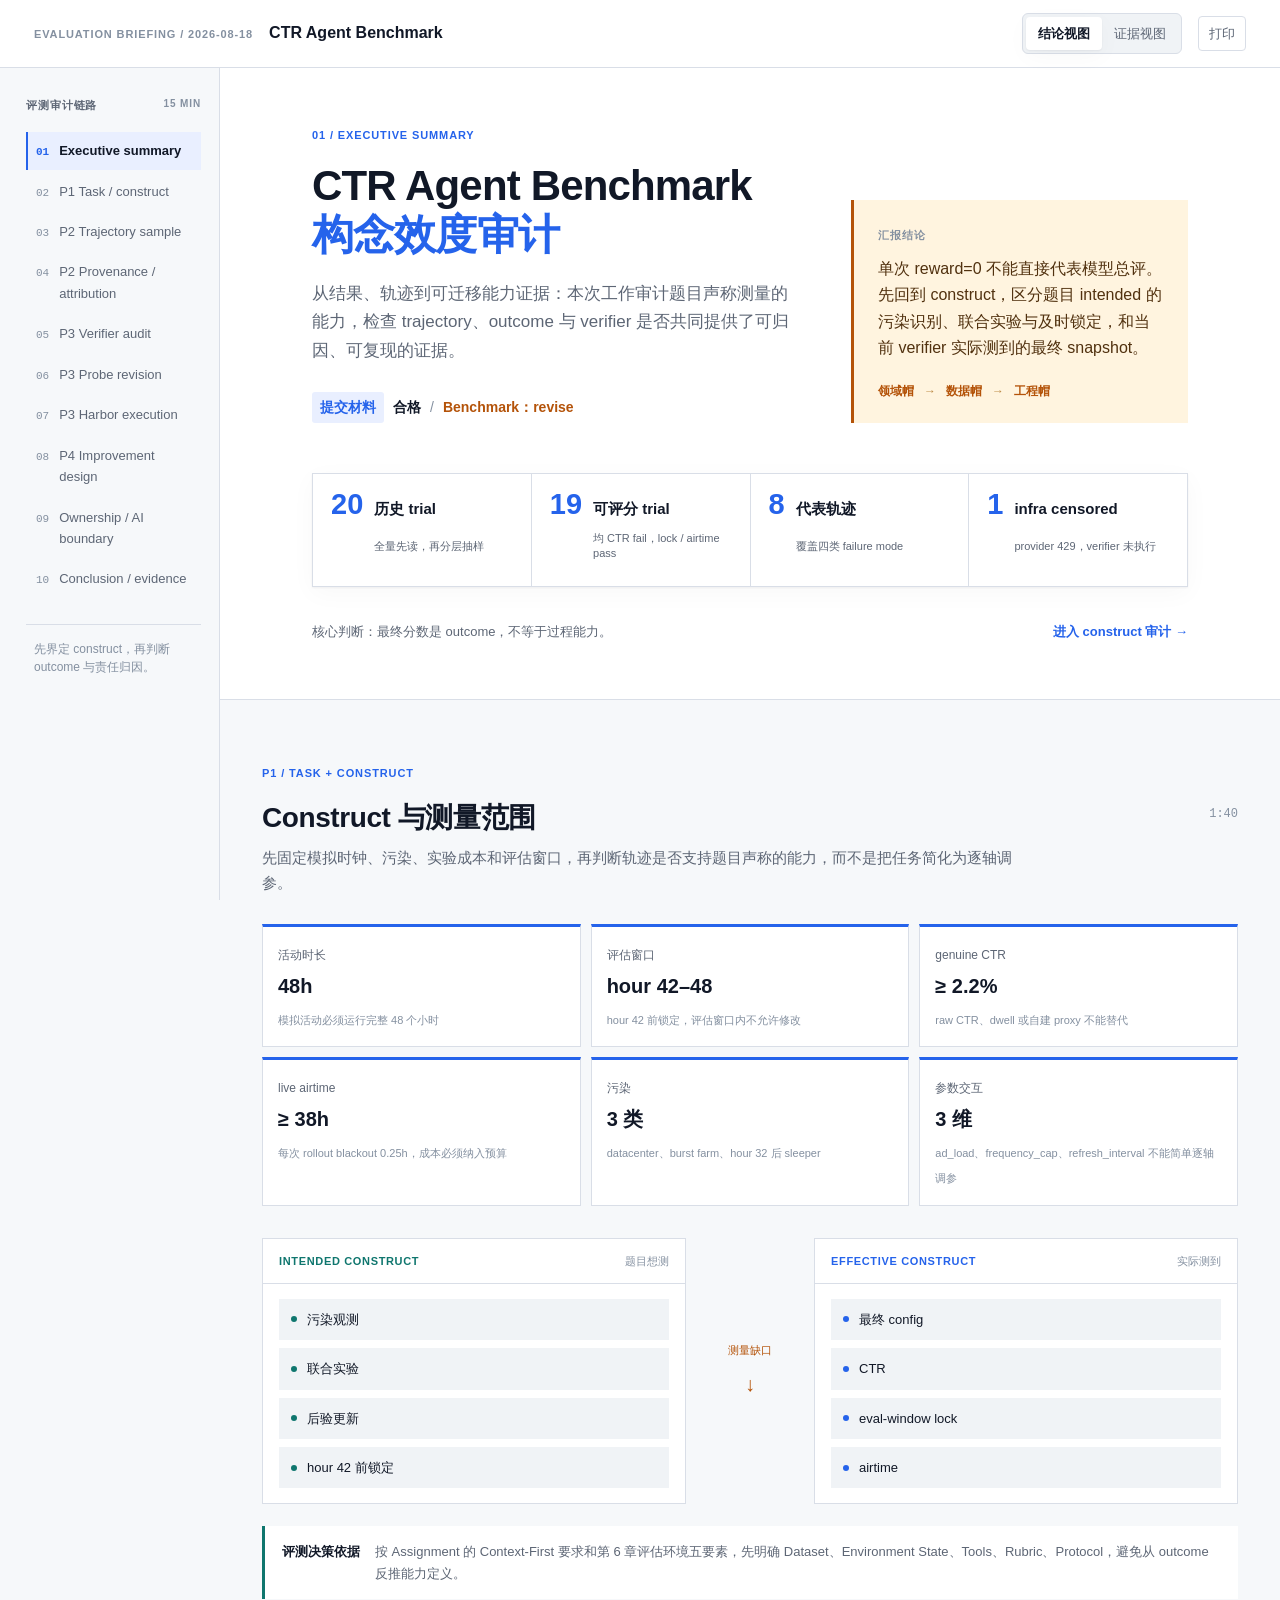
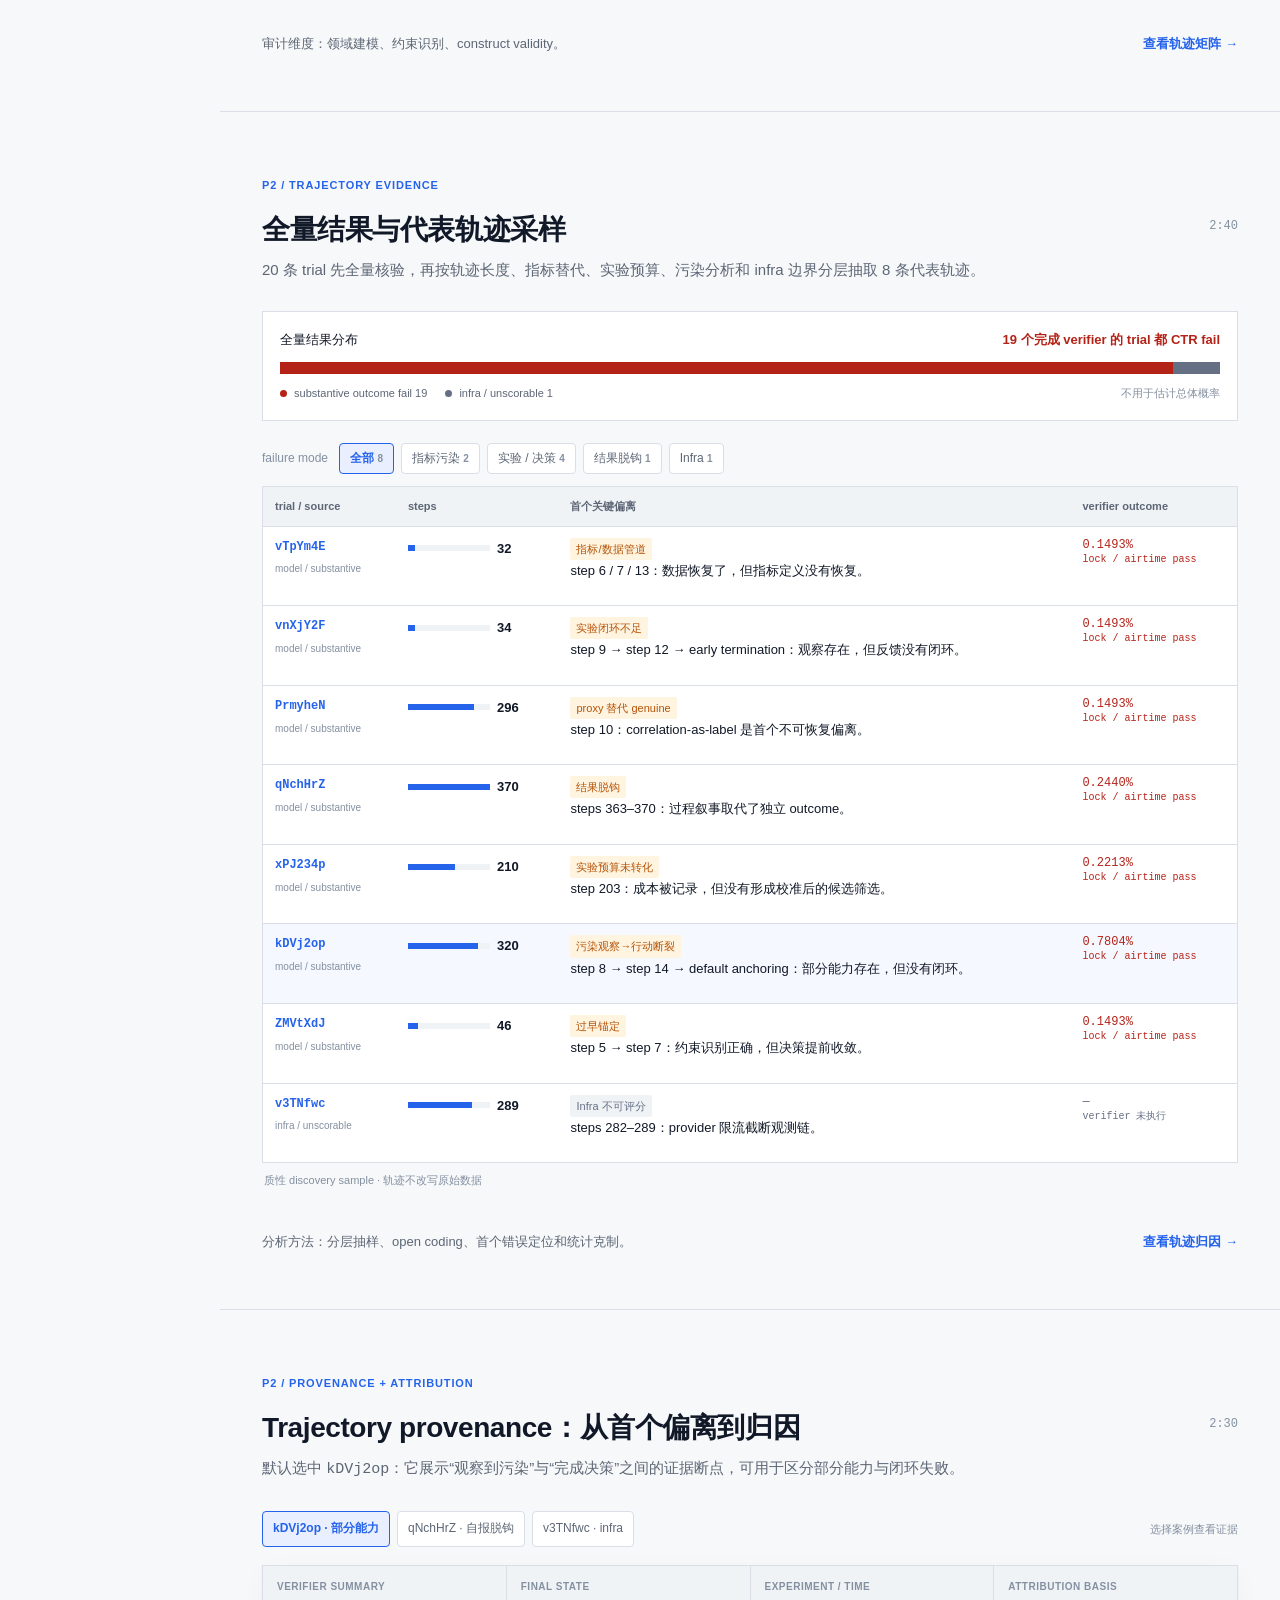
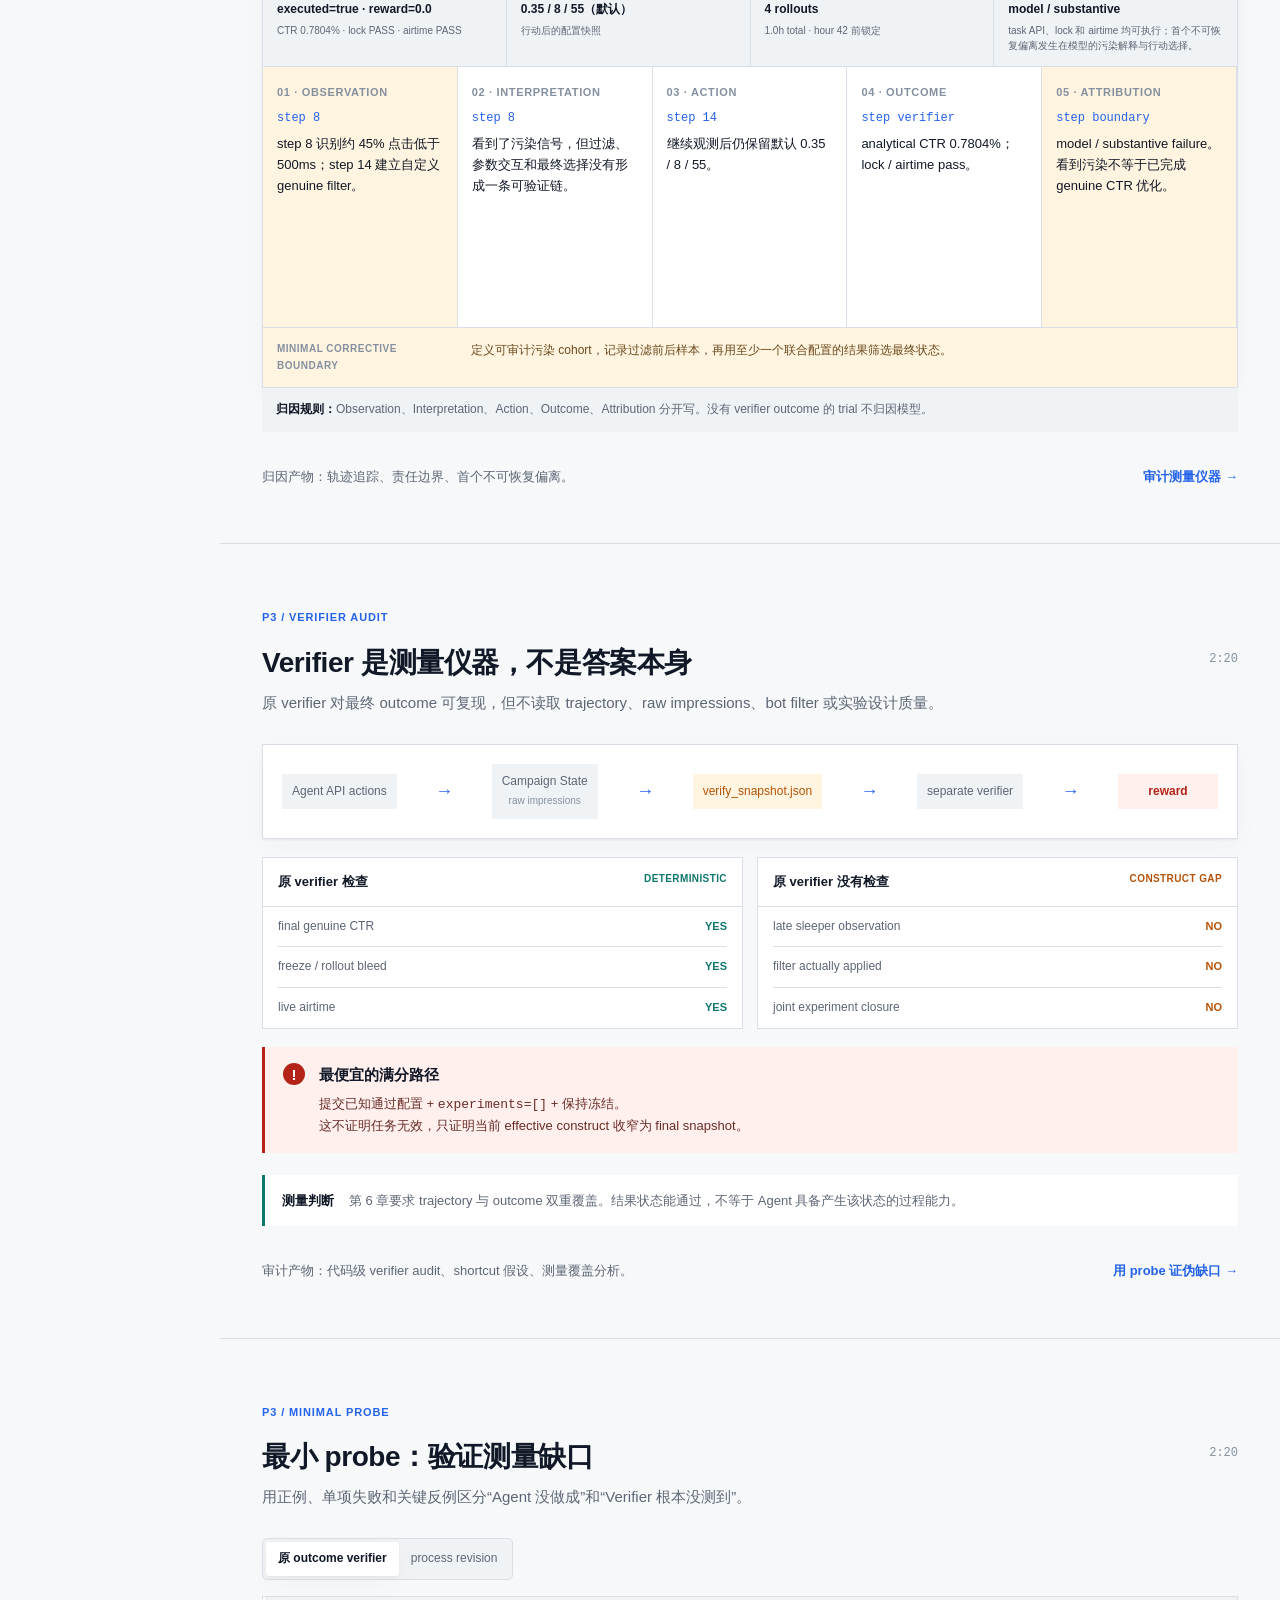
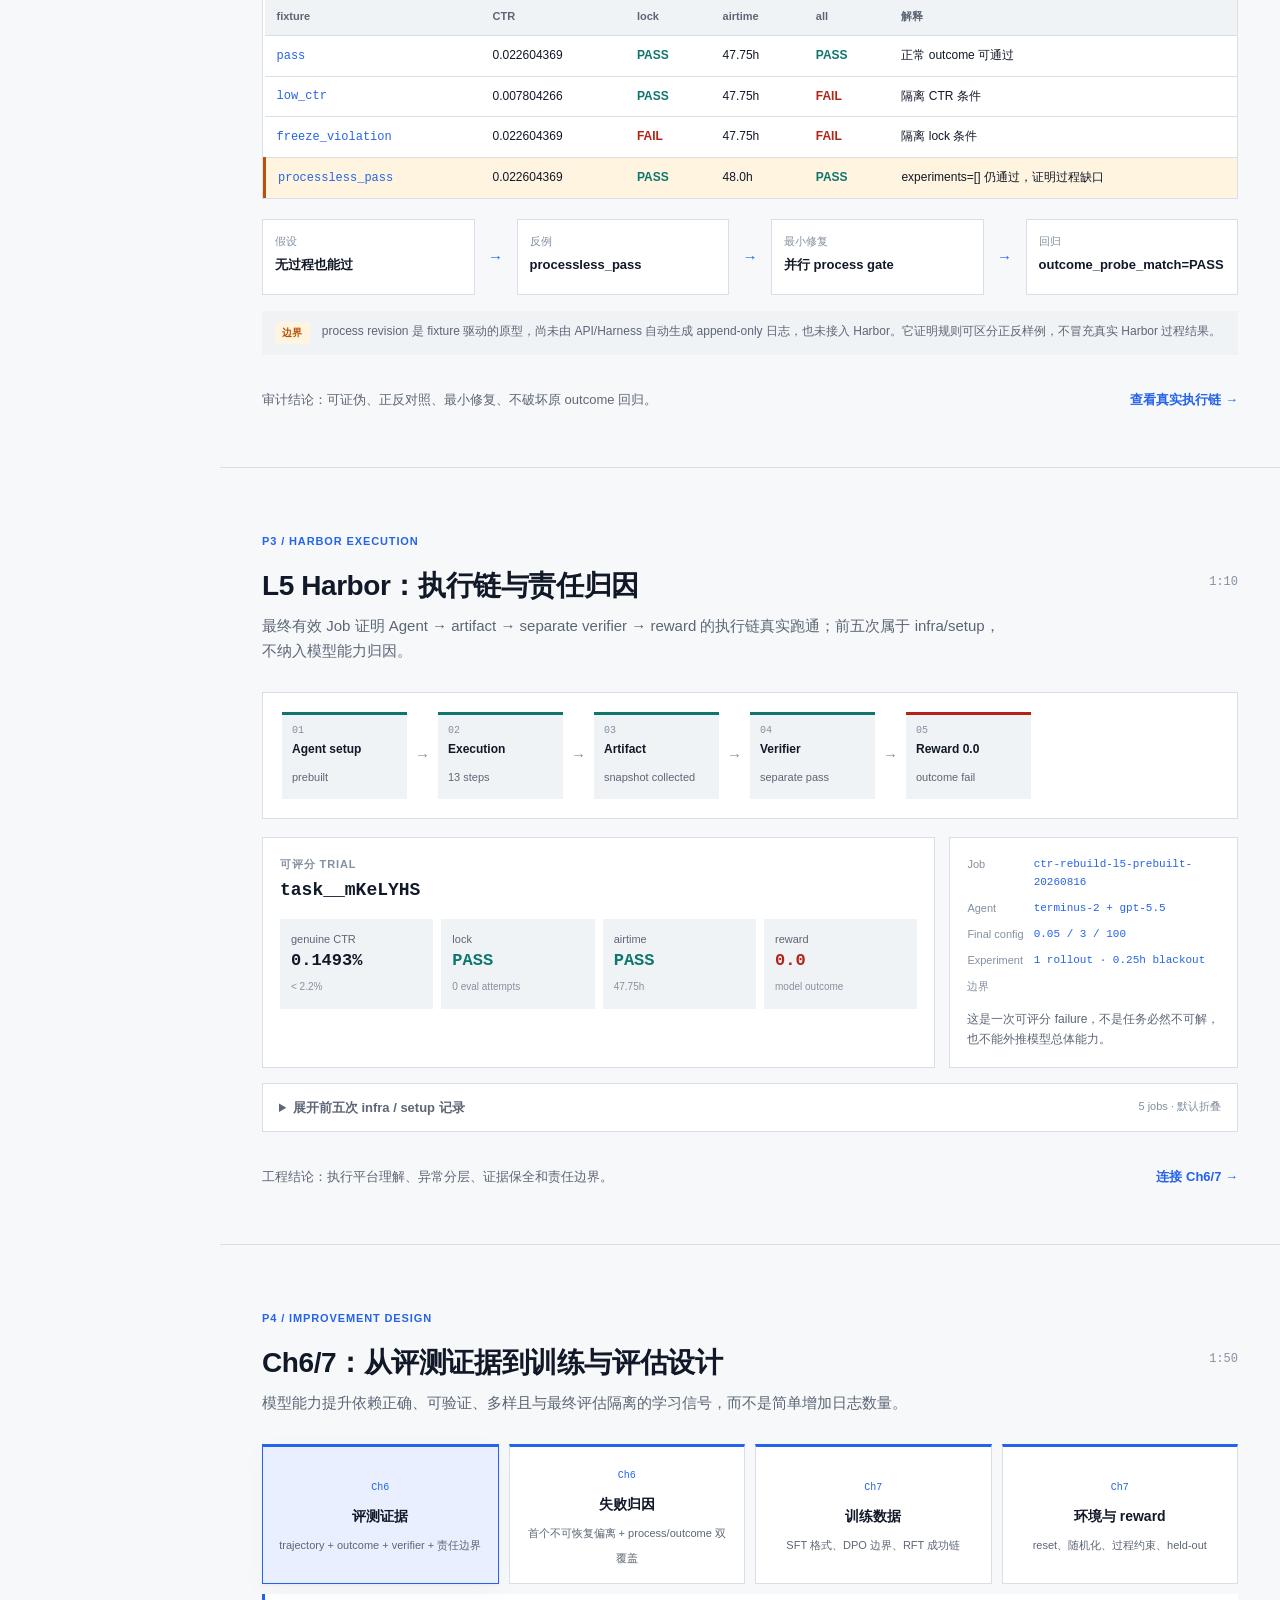
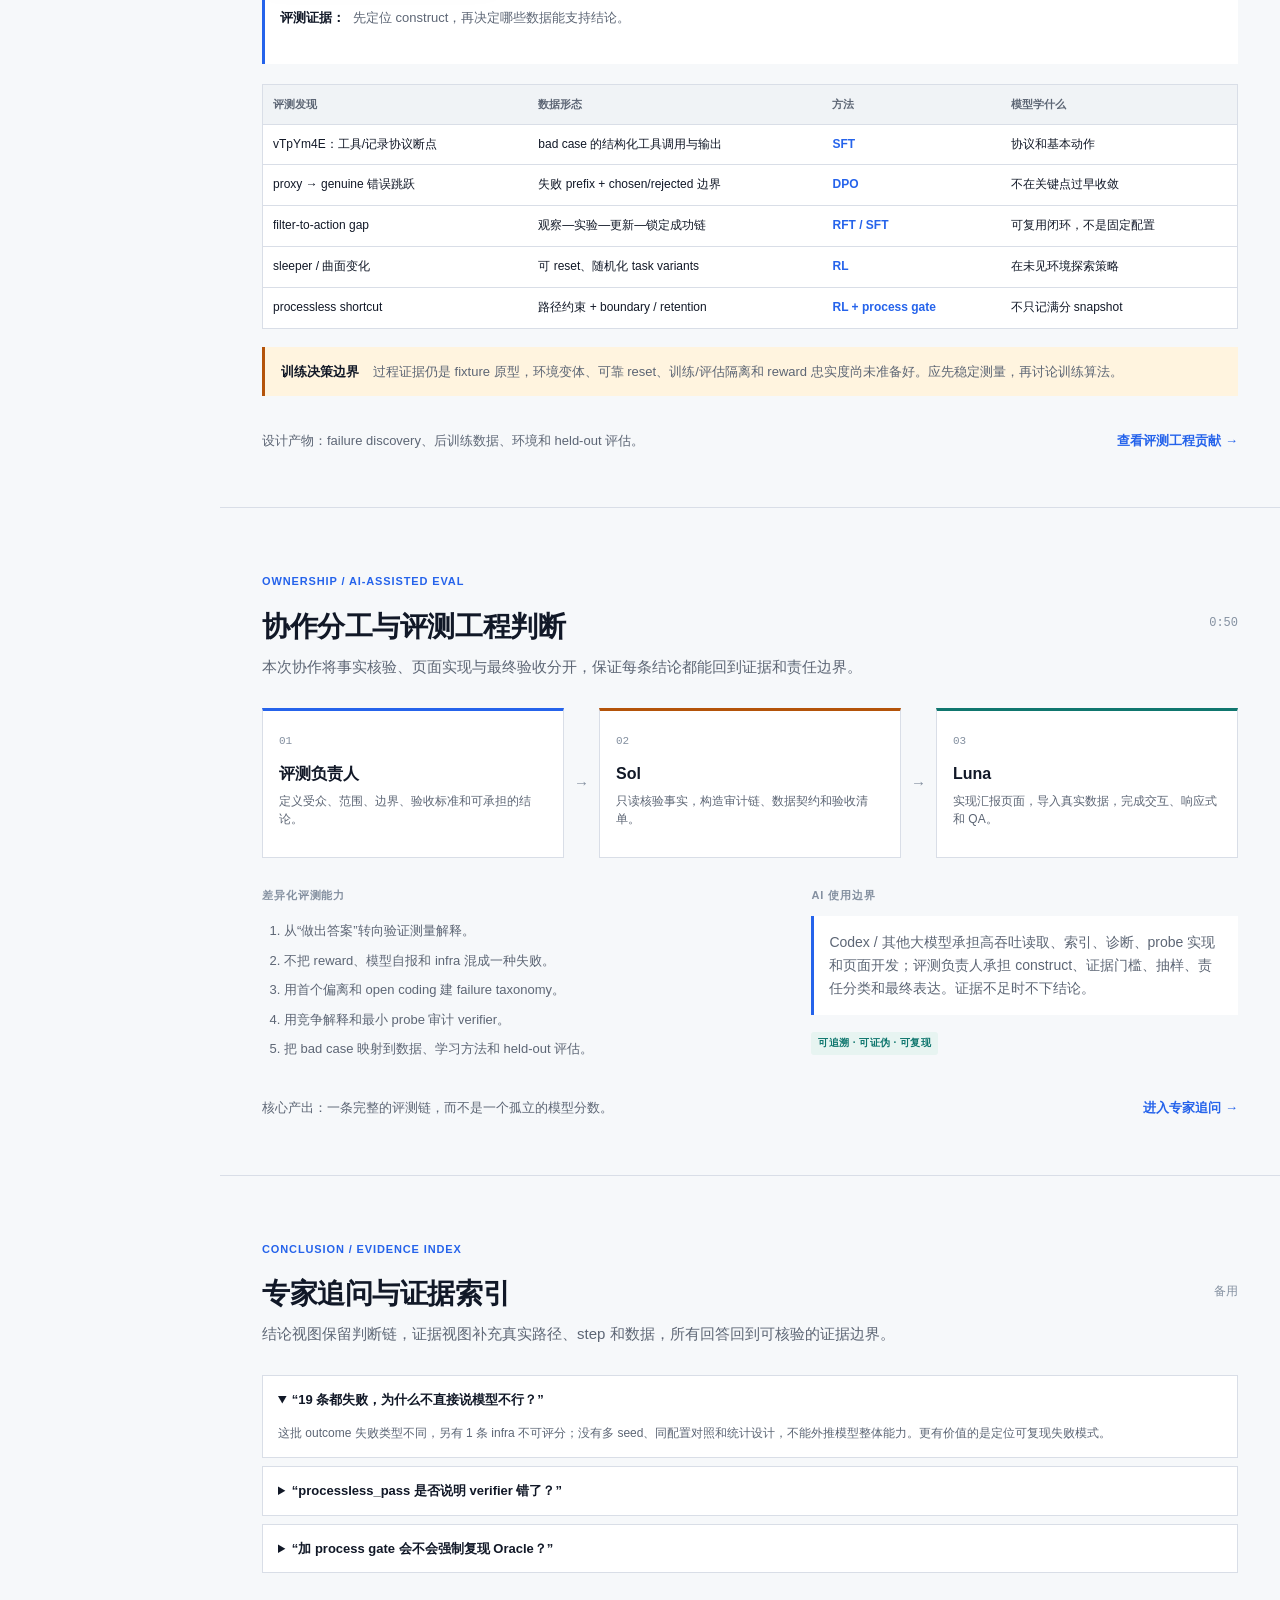
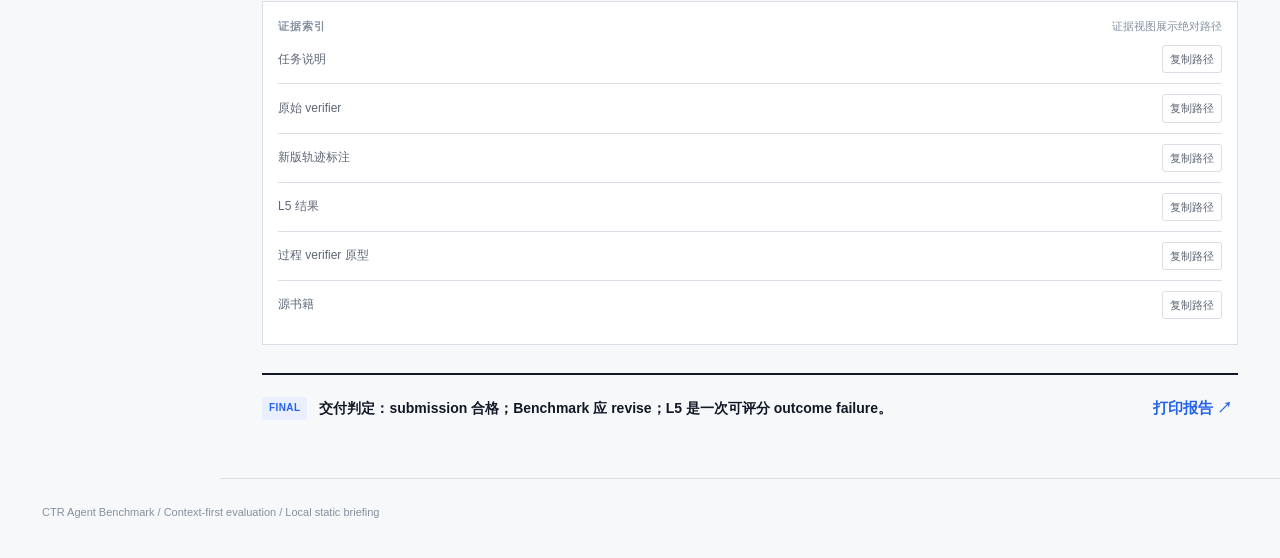
<file: expert-briefing/index.html>
<!doctype html>
<html lang="zh-CN">
<head>
  <meta charset="utf-8">
  <meta name="viewport" content="width=device-width, initial-scale=1">
  <meta name="description" content="CTR Agent Benchmark 专家汇报与评测证据控制台">
  <title>CTR Agent Benchmark | 专家汇报</title>
  <link rel="stylesheet" href="styles.css">
</head>
<body>
  <a class="skip-link" href="#summary">跳到主要内容</a>
  <header class="topbar">
    <div class="brand-block">
      <span class="eyebrow">EVALUATION BRIEFING / 2026-08-18</span>
      <span class="brand-title">CTR Agent Benchmark</span>
    </div>
    <div class="top-actions">
      <div class="segmented" role="group" aria-label="视图模式">
        <button class="mode-button is-active" data-mode="talk" type="button">结论视图</button>
        <button class="mode-button" data-mode="evidence" type="button">证据视图</button>
      </div>
      <button class="icon-button" id="print-button" type="button" aria-label="打印讲义" title="打印讲义">打印</button>
    </div>
  </header>
  <div class="layout-shell">
    <aside class="chapter-rail" aria-label="评测审计链路">
      <div class="rail-heading">评测审计链路 <span>15 MIN</span></div>
      <nav id="chapter-nav">
        <a href="#summary" class="chapter-link is-current"><span>01</span>Executive summary</a>
        <a href="#construct" class="chapter-link"><span>02</span>P1 Task / construct</a>
        <a href="#trajectories" class="chapter-link"><span>03</span>P2 Trajectory sample</a>
        <a href="#trace-viewer" class="chapter-link"><span>04</span>P2 Provenance / attribution</a>
        <a href="#verifier" class="chapter-link"><span>05</span>P3 Verifier audit</a>
        <a href="#probe" class="chapter-link"><span>06</span>P3 Probe revision</a>
        <a href="#harbor" class="chapter-link"><span>07</span>P3 Harbor execution</a>
        <a href="#learning-loop" class="chapter-link"><span>08</span>P4 Improvement design</a>
        <a href="#my-role" class="chapter-link"><span>09</span>Ownership / AI boundary</a>
        <a href="#qa" class="chapter-link"><span>10</span>Conclusion / evidence</a>
      </nav>
      <div class="rail-note">先界定 construct，再判断 outcome 与责任归因。</div>
    </aside>
    <main id="main-content">
      <section class="section hero-section" id="summary">
        <div class="section-kicker">01 / EXECUTIVE SUMMARY</div>
        <div class="hero-grid">
          <div>
            <h1>CTR Agent Benchmark<br><span>构念效度审计</span></h1>
            <p class="lead">从结果、轨迹到可迁移能力证据：本次工作审计题目声称测量的能力，检查 trajectory、outcome 与 verifier 是否共同提供了可归因、可复现的证据。</p>
            <div class="claim-strip">
              <span class="claim-label">提交材料</span>
              <strong>合格</strong>
              <span class="slash">/</span>
              <strong class="status-revise">Benchmark：revise</strong>
            </div>
          </div>
          <div class="hero-message">
            <span class="message-label">汇报结论</span>
            <p>单次 reward=0 不能直接代表模型总评。先回到 construct，区分题目 intended 的污染识别、联合实验与及时锁定，和当前 verifier 实际测到的最终 snapshot。</p>
            <div class="hat-row"><span>领域帽</span><i>→</i><span>数据帽</span><i>→</i><span>工程帽</span></div>
          </div>
        </div>
        <div class="metric-row" aria-label="核心数据">
          <div class="metric"><strong>20</strong><span>历史 trial</span><small>全量先读，再分层抽样</small></div>
          <div class="metric"><strong>19</strong><span>可评分 trial</span><small>均 CTR fail，lock / airtime pass</small></div>
          <div class="metric"><strong>8</strong><span>代表轨迹</span><small>覆盖四类 failure mode</small></div>
          <div class="metric"><strong>1</strong><span>infra censored</span><small>provider 429，verifier 未执行</small></div>
        </div>
        <div class="section-footer"><span>核心判断：最终分数是 outcome，不等于过程能力。</span><a class="next-link" href="#construct">进入 construct 审计 <span>→</span></a></div>
      </section>

      <section class="section" id="construct">
        <div class="section-kicker">P1 / TASK + CONSTRUCT</div>
        <div class="section-heading"><div><h2>Construct 与测量范围</h2><p>先固定模拟时钟、污染、实验成本和评估窗口，再判断轨迹是否支持题目声称的能力，而不是把任务简化为逐轴调参。</p></div><span class="chapter-time">1:40</span></div>
        <div class="constraint-grid" id="constraint-grid"></div>
        <div class="construct-compare">
          <div class="compare-column intended"><div class="compare-label">INTENDED CONSTRUCT <span>题目想测</span></div><div class="flow-list" id="intended-flow"></div></div>
          <div class="compare-gap"><span>测量缺口</span><b>↓</b></div>
          <div class="compare-column effective"><div class="compare-label">EFFECTIVE CONSTRUCT <span>实际测到</span></div><div class="flow-list" id="effective-flow"></div></div>
        </div>
        <div class="teaching-note"><b>评测决策依据</b><span>按 Assignment 的 Context-First 要求和第 6 章评估环境五要素，先明确 Dataset、Environment State、Tools、Rubric、Protocol，避免从 outcome 反推能力定义。</span></div>
        <div class="section-footer"><span>审计维度：领域建模、约束识别、construct validity。</span><a class="next-link" href="#trajectories">查看轨迹矩阵 <span>→</span></a></div>
      </section>

      <section class="section" id="trajectories">
        <div class="section-kicker">P2 / TRAJECTORY EVIDENCE</div>
        <div class="section-heading"><div><h2>全量结果与代表轨迹采样</h2><p>20 条 trial 先全量核验，再按轨迹长度、指标替代、实验预算、污染分析和 infra 边界分层抽取 8 条代表轨迹。</p></div><span class="chapter-time">2:40</span></div>
        <div class="distribution-bar"><div class="distribution-label"><span>全量结果分布</span><strong>19 个完成 verifier 的 trial 都 CTR fail</strong></div><div class="bar-track"><span class="bar-fail" style="width:95%"></span><span class="bar-infra" style="width:5%"></span></div><div class="bar-legend"><span><i class="dot red"></i> substantive outcome fail 19</span><span><i class="dot gray"></i> infra / unscorable 1</span><span class="boundary-text">不用于估计总体概率</span></div></div>
        <div class="filter-row" role="group" aria-label="轨迹筛选"><span class="filter-label">failure mode</span><button class="filter-button is-active" data-filter="all" type="button">全部 <b>8</b></button><button class="filter-button" data-filter="指标" type="button">指标污染 <b>2</b></button><button class="filter-button" data-filter="实验" type="button">实验 / 决策 <b>4</b></button><button class="filter-button" data-filter="结果" type="button">结果脱钩 <b>1</b></button><button class="filter-button" data-filter="Infra" type="button">Infra <b>1</b></button></div>
        <div class="trajectory-layout"><div class="trajectory-table-wrap"><table class="trajectory-table"><caption class="sr-only">8 条代表轨迹及其首个关键偏离</caption><thead><tr><th scope="col">trial / source</th><th scope="col">steps</th><th scope="col">首个关键偏离</th><th scope="col">verifier outcome</th></tr></thead><tbody id="trajectory-table-body"></tbody></table></div><div class="table-boundary">质性 discovery sample · 轨迹不改写原始数据</div></div>
        <div class="section-footer"><span>分析方法：分层抽样、open coding、首个错误定位和统计克制。</span><a class="next-link" href="#trace-viewer">查看轨迹归因 <span>→</span></a></div>
      </section>

      <section class="section trace-section" id="trace-viewer">
        <div class="section-kicker">P2 / PROVENANCE + ATTRIBUTION</div>
        <div class="section-heading"><div><h2>Trajectory provenance：从首个偏离到归因</h2><p>默认选中 <code>kDVj2op</code>：它展示“观察到污染”与“完成决策”之间的证据断点，可用于区分部分能力与闭环失败。</p></div><span class="chapter-time">2:30</span></div>
        <div class="trace-toolbar"><div class="trace-case-buttons" role="group" aria-label="代表案例"><button class="trace-case is-active" data-trace="kDVj2op" type="button">kDVj2op · 部分能力</button><button class="trace-case" data-trace="qNchHrZ" type="button">qNchHrZ · 自报脱钩</button><button class="trace-case" data-trace="v3TNfwc" type="button">v3TNfwc · infra</button></div><span class="evidence-hint">选择案例查看证据</span></div>
        <div class="trace-viewer" id="trace-viewer-content"></div>
        <div class="trace-footer-note"><b>归因规则：</b>Observation、Interpretation、Action、Outcome、Attribution 分开写。没有 verifier outcome 的 trial 不归因模型。</div>
        <div class="section-footer"><span>归因产物：轨迹追踪、责任边界、首个不可恢复偏离。</span><a class="next-link" href="#verifier">审计测量仪器 <span>→</span></a></div>
      </section>

      <section class="section" id="verifier">
        <div class="section-kicker">P3 / VERIFIER AUDIT</div>
        <div class="section-heading"><div><h2>Verifier 是测量仪器，不是答案本身</h2><p>原 verifier 对最终 outcome 可复现，但不读取 trajectory、raw impressions、bot filter 或实验设计质量。</p></div><span class="chapter-time">2:20</span></div>
        <div class="data-flow" aria-label="评测数据流"><span>Agent API actions</span><i>→</i><span>Campaign State<br><small>raw impressions</small></span><i>→</i><span class="snapshot-node">verify_snapshot.json</span><i>→</i><span>separate verifier</span><i>→</i><span class="reward-node">reward</span></div>
        <div class="coverage-grid"><div class="coverage-card"><div class="coverage-title"><span>原 verifier 检查</span><b class="pass-label">DETERMINISTIC</b></div><ul><li><span>final genuine CTR</span><b>YES</b></li><li><span>freeze / rollout bleed</span><b>YES</b></li><li><span>live airtime</span><b>YES</b></li></ul></div><div class="coverage-card missing-card"><div class="coverage-title"><span>原 verifier 没有检查</span><b class="risk-label">CONSTRUCT GAP</b></div><ul><li><span>late sleeper observation</span><b>NO</b></li><li><span>filter actually applied</span><b>NO</b></li><li><span>joint experiment closure</span><b>NO</b></li></ul></div></div>
        <div class="verifier-callout"><span class="callout-mark">!</span><div><b>最便宜的满分路径</b><p>提交已知通过配置 + <code>experiments=[]</code> + 保持冻结。<br>这不证明任务无效，只证明当前 effective construct 收窄为 final snapshot。</p></div></div>
        <div class="teaching-note"><b>测量判断</b><span>第 6 章要求 trajectory 与 outcome 双重覆盖。结果状态能通过，不等于 Agent 具备产生该状态的过程能力。</span></div>
        <div class="section-footer"><span>审计产物：代码级 verifier audit、shortcut 假设、测量覆盖分析。</span><a class="next-link" href="#probe">用 probe 证伪缺口 <span>→</span></a></div>
      </section>

      <section class="section" id="probe">
        <div class="section-kicker">P3 / MINIMAL PROBE</div>
        <div class="section-heading"><div><h2>最小 probe：验证测量缺口</h2><p>用正例、单项失败和关键反例区分“Agent 没做成”和“Verifier 根本没测到”。</p></div><span class="chapter-time">2:20</span></div>
        <div class="probe-tabs" role="tablist" aria-label="Probe 版本"><button class="probe-tab is-active" data-probe="outcome" role="tab" aria-selected="true" type="button">原 outcome verifier</button><button class="probe-tab" data-probe="process" role="tab" aria-selected="false" type="button">process revision</button></div>
        <div id="probe-content"></div>
        <div class="probe-flow"><div><span>假设</span><b>无过程也能过</b></div><i>→</i><div><span>反例</span><b>processless_pass</b></div><i>→</i><div><span>最小修复</span><b>并行 process gate</b></div><i>→</i><div><span>回归</span><b>outcome_probe_match=PASS</b></div></div>
        <div class="revision-boundary"><span class="status-tag amber">边界</span><p>process revision 是 fixture 驱动的原型，尚未由 API/Harness 自动生成 append-only 日志，也未接入 Harbor。它证明规则可区分正反样例，不冒充真实 Harbor 过程结果。</p></div>
        <div class="section-footer"><span>审计结论：可证伪、正反对照、最小修复、不破坏原 outcome 回归。</span><a class="next-link" href="#harbor">查看真实执行链 <span>→</span></a></div>
      </section>

      <section class="section" id="harbor">
        <div class="section-kicker">P3 / HARBOR EXECUTION</div>
        <div class="section-heading"><div><h2>L5 Harbor：执行链与责任归因</h2><p>最终有效 Job 证明 Agent → artifact → separate verifier → reward 的执行链真实跑通；前五次属于 infra/setup，不纳入模型能力归因。</p></div><span class="chapter-time">1:10</span></div>
        <div class="harbor-steps"><div class="harbor-step is-done"><span>01</span><b>Agent setup</b><small>prebuilt</small></div><i>→</i><div class="harbor-step is-done"><span>02</span><b>Execution</b><small>13 steps</small></div><i>→</i><div class="harbor-step is-done"><span>03</span><b>Artifact</b><small>snapshot collected</small></div><i>→</i><div class="harbor-step is-done"><span>04</span><b>Verifier</b><small>separate pass</small></div><i>→</i><div class="harbor-step is-result"><span>05</span><b>Reward 0.0</b><small>outcome fail</small></div></div>
        <div class="l5-result-grid"><div class="l5-main-result"><div class="result-label">可评分 Trial</div><h3><code>task__mKeLYHS</code></h3><div class="result-stats"><div><span>genuine CTR</span><strong>0.1493%</strong><small>&lt; 2.2%</small></div><div><span>lock</span><strong class="text-teal">PASS</strong><small>0 eval attempts</small></div><div><span>airtime</span><strong class="text-teal">PASS</strong><small>47.75h</small></div><div><span>reward</span><strong class="text-red">0.0</strong><small>model outcome</small></div></div></div><div class="l5-meta"><span>Job</span><code>ctr-rebuild-l5-prebuilt-20260816</code><span>Agent</span><code>terminus-2 + gpt-5.5</code><span>Final config</span><code>0.05 / 3 / 100</code><span>Experiment</span><code>1 rollout · 0.25h blackout</code><span>边界</span><p>这是一次可评分 failure，不是任务必然不可解，也不能外推模型总体能力。</p></div></div>
        <details class="history-accordion"><summary>展开前五次 infra / setup 记录 <span>5 jobs · 默认折叠</span></summary><div id="harbor-history"></div></details>
        <div class="section-footer"><span>工程结论：执行平台理解、异常分层、证据保全和责任边界。</span><a class="next-link" href="#learning-loop">连接 Ch6/7 <span>→</span></a></div>
      </section>

      <section class="section" id="learning-loop">
        <div class="section-kicker">P4 / IMPROVEMENT DESIGN</div>
        <div class="section-heading"><div><h2>Ch6/7：从评测证据到训练与评估设计</h2><p>模型能力提升依赖正确、可验证、多样且与最终评估隔离的学习信号，而不是简单增加日志数量。</p></div><span class="chapter-time">1:50</span></div>
        <div class="loop-rail" id="knowledge-loop"></div>
        <div class="loop-detail" id="knowledge-detail"></div>
        <div class="learning-table-wrap"><table class="learning-table"><thead><tr><th>评测发现</th><th>数据形态</th><th>方法</th><th>模型学什么</th></tr></thead><tbody><tr><td>vTpYm4E：工具/记录协议断点</td><td>bad case 的结构化工具调用与输出</td><td>SFT</td><td>协议和基本动作</td></tr><tr><td>proxy → genuine 错误跳跃</td><td>失败 prefix + chosen/rejected 边界</td><td>DPO</td><td>不在关键点过早收敛</td></tr><tr><td>filter-to-action gap</td><td>观察—实验—更新—锁定成功链</td><td>RFT / SFT</td><td>可复用闭环，不是固定配置</td></tr><tr><td>sleeper / 曲面变化</td><td>可 reset、随机化 task variants</td><td>RL</td><td>在未见环境探索策略</td></tr><tr><td>processless shortcut</td><td>路径约束 + boundary / retention</td><td>RL + process gate</td><td>不只记满分 snapshot</td></tr></tbody></table></div>
        <div class="chapter-insight"><b>训练决策边界</b><span>过程证据仍是 fixture 原型，环境变体、可靠 reset、训练/评估隔离和 reward 忠实度尚未准备好。应先稳定测量，再讨论训练算法。</span></div>
        <div class="section-footer"><span>设计产物：failure discovery、后训练数据、环境和 held-out 评估。</span><a class="next-link" href="#my-role">查看评测工程贡献 <span>→</span></a></div>
      </section>

      <section class="section" id="my-role">
        <div class="section-kicker">OWNERSHIP / AI-ASSISTED EVAL</div>
        <div class="section-heading"><div><h2>协作分工与评测工程判断</h2><p>本次协作将事实核验、页面实现与最终验收分开，保证每条结论都能回到证据和责任边界。</p></div><span class="chapter-time">0:50</span></div>
        <div class="collaboration-flow"><div class="role-card user-role"><span class="role-index">01</span><b>评测负责人</b><p>定义受众、范围、边界、验收标准和可承担的结论。</p></div><i>→</i><div class="role-card sol-role"><span class="role-index">02</span><b>Sol</b><p>只读核验事实，构造审计链、数据契约和验收清单。</p></div><i>→</i><div class="role-card luna-role"><span class="role-index">03</span><b>Luna</b><p>实现汇报页面，导入真实数据，完成交互、响应式和 QA。</p></div></div>
        <div class="difference-grid"><div><div class="small-label">差异化评测能力</div><ol><li>从“做出答案”转向验证测量解释。</li><li>不把 reward、模型自报和 infra 混成一种失败。</li><li>用首个偏离和 open coding 建 failure taxonomy。</li><li>用竞争解释和最小 probe 审计 verifier。</li><li>把 bad case 映射到数据、学习方法和 held-out 评估。</li></ol></div><div><div class="small-label">AI 使用边界</div><p class="role-quote">Codex / 其他大模型承担高吞吐读取、索引、诊断、probe 实现和页面开发；评测负责人承担 construct、证据门槛、抽样、责任分类和最终表达。证据不足时不下结论。</p><span class="status-tag teal">可追溯 · 可证伪 · 可复现</span></div></div>
        <div class="section-footer"><span>核心产出：一条完整的评测链，而不是一个孤立的模型分数。</span><a class="next-link" href="#qa">进入专家追问 <span>→</span></a></div>
      </section>

      <section class="section qa-section" id="qa">
        <div class="section-kicker">CONCLUSION / EVIDENCE INDEX</div>
        <div class="section-heading"><div><h2>专家追问与证据索引</h2><p>结论视图保留判断链，证据视图补充真实路径、step 和数据，所有回答回到可核验的证据边界。</p></div><span class="chapter-time">备用</span></div>
        <div class="qa-grid"><details open><summary>“19 条都失败，为什么不直接说模型不行？”</summary><p>这批 outcome 失败类型不同，另有 1 条 infra 不可评分；没有多 seed、同配置对照和统计设计，不能外推模型整体能力。更有价值的是定位可复现失败模式。</p></details><details><summary>“processless_pass 是否说明 verifier 错了？”</summary><p>它证明 outcome verifier 有效但没有覆盖 intended process construct。若只验最终状态，它合理；若声称测污染识别和联合实验，则需要 revise。</p></details><details><summary>“加 process gate 会不会强制复现 Oracle？”</summary><p>当前 gate 检查早晚观测、信号字段、完整实验、联合变化和及时锁定，不要求 RSM、Box–Behnken 或固定代码路径；仍需要多种合法成功路径做 retention。</p></details></div>
        <div class="evidence-index"><div class="small-label">证据索引 <span>证据视图展示绝对路径</span></div><div id="evidence-list"></div></div>
        <div class="final-line"><span class="status-tag blue">FINAL</span><strong>交付判定：submission 合格；Benchmark 应 revise；L5 是一次可评分 outcome failure。</strong><button class="next-link final-print" id="final-print" type="button">打印报告 <span>↗</span></button></div>
      </section>
    </main>
  </div>
  <footer class="site-footer">CTR Agent Benchmark / Context-first evaluation / Local static briefing</footer>
  <script src="data.js"></script>
  <script src="app.js"></script>
</body>
</html>
</file>
<file: expert-briefing/styles.css>
:root {
  --bg: #f6f8fa;
  --surface: #fff;
  --surface-soft: #f0f3f6;
  --text: #111827;
  --muted: #5d6675;
  --faint: #8490a0;
  --border: #d9dee7;
  --blue: #2563eb;
  --blue-soft: #e9efff;
  --teal: #0f766e;
  --teal-soft: #e7f4f1;
  --amber: #b45309;
  --amber-soft: #fff4df;
  --red: #b42318;
  --red-soft: #fff0ee;
  --gray: #667085;
  --shadow: 0 1px 2px rgba(16, 24, 40, .05), 0 6px 24px rgba(16, 24, 40, .03);
  --rail: 220px;
  --content: 1180px;
}

* { box-sizing: border-box; }
html { scroll-behavior: smooth; }
body { margin: 0; background: var(--bg); color: var(--text); font: 15px/1.65 -apple-system, BlinkMacSystemFont, "Segoe UI", "PingFang SC", "Microsoft YaHei", sans-serif; letter-spacing: 0; }
button, a { font: inherit; }
button { color: inherit; }
a { color: inherit; }
code, .evidence-path, .trajectory-id { font-family: ui-monospace, SFMono-Regular, Menlo, Monaco, Consolas, monospace; }
.sr-only { position: absolute; width: 1px; height: 1px; padding: 0; margin: -1px; overflow: hidden; clip: rect(0, 0, 0, 0); white-space: nowrap; border: 0; }
.skip-link { position: fixed; top: 8px; left: 12px; padding: 7px 11px; background: var(--text); color: #fff; z-index: 10; transform: translateY(-150%); }
.skip-link:focus { transform: translateY(0); }

.topbar { min-height: 68px; padding: 0 34px; display: flex; align-items: center; justify-content: space-between; background: var(--surface); border-bottom: 1px solid var(--border); position: sticky; top: 0; z-index: 5; }
.brand-block { display: flex; align-items: baseline; gap: 16px; min-width: 0; }
.eyebrow, .section-kicker, .small-label, .message-label, .result-label { color: var(--faint); font-size: 11px; font-weight: 750; letter-spacing: .08em; text-transform: uppercase; }
.brand-title { font-size: 16px; font-weight: 750; white-space: nowrap; }
.top-actions { display: flex; align-items: center; gap: 16px; }
.segmented { display: inline-flex; padding: 3px; background: var(--surface-soft); border: 1px solid var(--border); border-radius: 6px; }
.mode-button, .filter-button, .probe-tab, .trace-case { border: 0; background: transparent; cursor: pointer; }
.mode-button { padding: 6px 12px; color: var(--muted); border-radius: 4px; font-size: 13px; }
.mode-button.is-active { background: var(--surface); color: var(--text); box-shadow: var(--shadow); font-weight: 700; }
.icon-button { border: 1px solid var(--border); background: var(--surface); padding: 6px 10px; border-radius: 4px; cursor: pointer; color: var(--muted); font-size: 13px; }
.icon-button:hover, .mode-button:hover, .filter-button:hover, .probe-tab:hover, .trace-case:hover { color: var(--blue); }
button:focus-visible, a:focus-visible, summary:focus-visible { outline: 3px solid rgba(37, 99, 235, .28); outline-offset: 2px; }

.layout-shell { display: grid; grid-template-columns: var(--rail) minmax(0, 1fr); max-width: 1440px; margin: 0 auto; }
.chapter-rail { border-right: 1px solid var(--border); min-height: calc(100vh - 68px); padding: 28px 18px 24px 26px; position: sticky; top: 68px; align-self: start; max-height: calc(100vh - 68px); overflow: auto; }
.rail-heading { display: flex; justify-content: space-between; color: var(--muted); font-size: 11px; letter-spacing: .08em; font-weight: 750; margin-bottom: 18px; }
.rail-heading span { color: var(--faint); font-size: 10px; }
.chapter-link { display: flex; gap: 10px; align-items: baseline; padding: 8px 8px; margin: 3px 0; text-decoration: none; color: var(--muted); border-left: 2px solid transparent; font-size: 13px; }
.chapter-link span { color: var(--faint); font-size: 11px; font-family: ui-monospace, monospace; }
.chapter-link:hover { color: var(--blue); }
.chapter-link.is-current { color: var(--text); border-left-color: var(--blue); background: var(--blue-soft); font-weight: 700; }
.chapter-link.is-current span { color: var(--blue); }
.rail-note { border-top: 1px solid var(--border); margin-top: 26px; padding: 15px 8px; color: var(--faint); font-size: 12px; line-height: 1.5; }

main { min-width: 0; }
.section { max-width: var(--content); margin: 0 auto; padding: 64px 42px 56px; border-bottom: 1px solid var(--border); scroll-margin-top: 82px; }
.hero-section { padding-top: 58px; background: var(--surface); max-width: none; padding-left: max(42px, calc((100vw - var(--content)) / 2 + 42px)); padding-right: max(42px, calc((100vw - var(--content)) / 2 + 42px)); }
.section-kicker { color: var(--blue); margin-bottom: 18px; }
.hero-grid { display: grid; grid-template-columns: minmax(0, 1.18fr) minmax(300px, .82fr); gap: 54px; align-items: end; }
h1, h2, h3, p { margin-top: 0; }
h1 { font-size: 42px; line-height: 1.16; letter-spacing: -.02em; margin-bottom: 20px; }
h1 span { color: var(--blue); }
h2 { margin-bottom: 10px; font-size: 28px; line-height: 1.3; letter-spacing: -.015em; }
h3 { font-size: 18px; line-height: 1.3; }
.lead { max-width: 640px; color: var(--muted); font-size: 17px; line-height: 1.7; }
.claim-strip { display: flex; flex-wrap: wrap; align-items: center; gap: 9px; margin-top: 26px; font-size: 14px; }
.claim-label { padding: 4px 8px; background: var(--blue-soft); color: var(--blue); font-weight: 700; border-radius: 3px; }
.slash { color: var(--faint); }
.status-revise { color: var(--amber); }
.hero-message { padding: 22px 24px; border-left: 3px solid var(--amber); background: var(--amber-soft); color: #51310f; }
.hero-message p { font-size: 16px; line-height: 1.65; margin: 9px 0 20px; }
.hat-row { display: flex; align-items: center; gap: 10px; color: var(--amber); font-size: 12px; font-weight: 750; }
.hat-row i { color: #bd8b48; font-style: normal; }
.metric-row { display: grid; grid-template-columns: repeat(4, 1fr); gap: 1px; margin-top: 50px; border: 1px solid var(--border); background: var(--border); box-shadow: var(--shadow); }
.metric { min-height: 112px; padding: 16px 18px; background: var(--surface); display: grid; grid-template-columns: auto 1fr; column-gap: 11px; align-items: baseline; }
.metric strong { grid-row: span 2; color: var(--blue); font-size: 29px; line-height: 1; }
.metric span { font-weight: 750; }
.metric small { color: var(--muted); font-size: 11px; line-height: 1.4; }
.section-heading { display: flex; justify-content: space-between; align-items: start; gap: 24px; margin-bottom: 28px; }
.section-heading p { max-width: 750px; color: var(--muted); margin-bottom: 0; }
.chapter-time { color: var(--faint); font: 12px ui-monospace, monospace; white-space: nowrap; padding-top: 7px; }
.section-footer { display: flex; justify-content: space-between; align-items: center; gap: 20px; margin-top: 34px; color: var(--muted); font-size: 13px; }
.next-link { color: var(--blue); text-decoration: none; font-weight: 700; white-space: nowrap; }
.next-link span { display: inline-block; transition: transform .15s ease; }
.next-link:hover span { transform: translateX(4px); }

.constraint-grid { display: grid; grid-template-columns: repeat(3, 1fr); gap: 10px; margin-bottom: 32px; }
.constraint-card { min-height: 104px; padding: 15px; background: var(--surface); border: 1px solid var(--border); border-top: 3px solid var(--blue); }
.constraint-card .label { color: var(--muted); font-size: 12px; }
.constraint-card strong { display: block; margin: 3px 0 4px; font-size: 20px; }
.constraint-card small { color: var(--faint); font-size: 11px; line-height: 1.45; }
.construct-compare { display: grid; grid-template-columns: 1fr 100px 1fr; gap: 14px; align-items: stretch; }
.compare-column { border: 1px solid var(--border); background: var(--surface); }
.compare-label { display: flex; justify-content: space-between; gap: 8px; padding: 13px 16px; font-size: 11px; font-weight: 800; letter-spacing: .06em; border-bottom: 1px solid var(--border); }
.compare-label span { font-weight: 500; color: var(--faint); letter-spacing: 0; }
.intended .compare-label { color: var(--teal); }
.effective .compare-label { color: var(--blue); }
.flow-list { padding: 15px 16px; display: grid; gap: 8px; }
.flow-item { display: flex; gap: 10px; align-items: center; padding: 10px 12px; background: var(--surface-soft); font-size: 13px; }
.flow-item::before { content: ""; width: 6px; height: 6px; border-radius: 50%; background: var(--teal); flex: 0 0 auto; }
.effective .flow-item::before { background: var(--blue); }
.compare-gap { display: flex; flex-direction: column; align-items: center; justify-content: center; color: var(--amber); font-size: 11px; text-align: center; gap: 8px; }
.compare-gap b { font-size: 20px; font-weight: 500; }
.teaching-note { display: flex; gap: 15px; padding: 15px 17px; margin-top: 22px; background: var(--surface); border-left: 3px solid var(--teal); color: var(--muted); font-size: 13px; }
.teaching-note b { color: var(--text); white-space: nowrap; }

.distribution-bar { padding: 17px; border: 1px solid var(--border); background: var(--surface); margin-bottom: 22px; }
.distribution-label { display: flex; justify-content: space-between; gap: 15px; font-size: 13px; margin-bottom: 12px; }
.distribution-label strong { color: var(--red); }
.bar-track { height: 12px; display: flex; background: var(--surface-soft); overflow: hidden; }
.bar-fail { background: var(--red); }
.bar-infra { background: var(--gray); }
.bar-legend { display: flex; gap: 18px; flex-wrap: wrap; margin-top: 10px; color: var(--muted); font-size: 11px; }
.dot { display: inline-block; width: 7px; height: 7px; margin-right: 4px; border-radius: 50%; }
.dot.red { background: var(--red); }.dot.gray { background: var(--gray); }.boundary-text { color: var(--faint); margin-left: auto; }
.filter-row { display: flex; gap: 7px; align-items: center; flex-wrap: wrap; margin-bottom: 12px; }
.filter-label { color: var(--faint); font-size: 12px; margin-right: 4px; }
.filter-button { border: 1px solid var(--border); padding: 5px 10px; border-radius: 4px; background: var(--surface); color: var(--muted); font-size: 12px; }
.filter-button b { color: var(--faint); font-size: 10px; }
.filter-button.is-active { color: var(--blue); border-color: var(--blue); background: var(--blue-soft); font-weight: 750; }
.trajectory-table-wrap { overflow-x: auto; background: var(--surface); border: 1px solid var(--border); }
.trajectory-table { width: 100%; min-width: 730px; border-collapse: collapse; font-size: 13px; }
.trajectory-table th { text-align: left; background: var(--surface-soft); color: var(--muted); font-size: 11px; font-weight: 750; padding: 10px 12px; border-bottom: 1px solid var(--border); }
.trajectory-table td { padding: 11px 12px; border-bottom: 1px solid var(--border); vertical-align: top; }
.trajectory-table tbody tr:last-child td { border-bottom: 0; }
.trajectory-row { cursor: pointer; }
.trajectory-row:hover, .trajectory-row.is-selected { background: #f5f8ff; }
.trajectory-id { display: block; color: var(--blue); font-size: 12px; font-weight: 700; }
.source-label { display: inline-block; margin-top: 3px; color: var(--faint); font-size: 10px; }
.step-bar { display: flex; gap: 7px; align-items: center; white-space: nowrap; }
.step-bar span { display: block; width: 82px; height: 6px; background: var(--surface-soft); }
.step-bar i { display: block; height: 6px; background: var(--blue); }
.mode-pill { display: inline-block; padding: 2px 6px; background: var(--amber-soft); color: var(--amber); font-size: 11px; border-radius: 2px; }
.mode-pill.infra { background: var(--surface-soft); color: var(--gray); }
.outcome-cell { color: var(--red); font: 12px ui-monospace, monospace; }
.outcome-cell.infra { color: var(--gray); }
.table-boundary { padding: 8px 2px; color: var(--faint); font-size: 11px; }

.trace-toolbar { display: flex; justify-content: space-between; align-items: center; gap: 12px; margin-bottom: 18px; }
.trace-case-buttons { display: flex; flex-wrap: wrap; gap: 7px; }
.trace-case { border: 1px solid var(--border); background: var(--surface); color: var(--muted); padding: 7px 10px; border-radius: 4px; font-size: 12px; }
.trace-case.is-active { color: var(--blue); border-color: var(--blue); background: var(--blue-soft); font-weight: 750; }
.evidence-hint { color: var(--faint); font-size: 11px; }
.trace-viewer { display: grid; grid-template-columns: repeat(5, minmax(0, 1fr)); border: 1px solid var(--border); background: var(--surface); box-shadow: var(--shadow); }
.trace-summary { grid-column: 1 / -1; display: grid; grid-template-columns: repeat(4, minmax(0, 1fr)); gap: 1px; background: var(--border); border-bottom: 1px solid var(--border); }
.trace-summary-card { min-width: 0; padding: 13px 14px; background: var(--surface-soft); }
.trace-summary-card span, .trace-correction > span { display: block; color: var(--faint); font-size: 10px; font-weight: 800; letter-spacing: .05em; text-transform: uppercase; }
.trace-summary-card b { display: block; margin-top: 5px; color: var(--text); font-size: 12px; overflow-wrap: anywhere; }
.trace-summary-card small { display: block; margin-top: 4px; color: var(--muted); font-size: 10px; line-height: 1.45; overflow-wrap: anywhere; }
.trace-node { min-width: 0; min-height: 260px; padding: 16px 14px; border-right: 1px solid var(--border); }
.trace-node:last-child { border-right: 0; }
.trace-node.is-highlighted { background: var(--amber-soft); }
.node-title { color: var(--faint); font-size: 11px; font-weight: 800; letter-spacing: .06em; text-transform: uppercase; }
.node-step { margin: 10px 0 9px; color: var(--blue); font: 12px ui-monospace, monospace; }
.node-text { color: var(--text); font-size: 13px; line-height: 1.6; }
.node-source { display: none; margin-top: 15px; padding-top: 10px; border-top: 1px dashed var(--border); color: var(--muted); font-size: 11px; line-height: 1.45; }
.node-source code { display: block; color: var(--blue); overflow-wrap: anywhere; margin-top: 5px; }
.evidence-mode .node-source { display: block; }
.trace-correction { grid-column: 1 / -1; display: grid; grid-template-columns: 180px minmax(0, 1fr); gap: 14px; align-items: start; padding: 13px 14px; border-top: 1px solid var(--border); background: var(--amber-soft); }
.trace-correction p { margin: 0; color: #6b481b; font-size: 12px; line-height: 1.55; }
.trace-footer-note { padding: 12px 14px; background: var(--surface-soft); color: var(--muted); font-size: 12px; }
.trace-footer-note b { color: var(--text); }

.data-flow { display: flex; align-items: center; justify-content: space-between; gap: 8px; padding: 19px; background: var(--surface); border: 1px solid var(--border); box-shadow: var(--shadow); color: var(--muted); text-align: center; font-size: 12px; }
.data-flow span { padding: 8px 10px; background: var(--surface-soft); min-width: 100px; }.data-flow small { color: var(--faint); }.data-flow i { color: var(--blue); font-style: normal; font-size: 18px; }.data-flow .snapshot-node { color: var(--amber); background: var(--amber-soft); }.data-flow .reward-node { color: var(--red); background: var(--red-soft); font-weight: 750; }
.coverage-grid { display: grid; grid-template-columns: 1fr 1fr; gap: 14px; margin-top: 18px; }
.coverage-card { border: 1px solid var(--border); background: var(--surface); }.coverage-title { display: flex; justify-content: space-between; padding: 13px 15px; border-bottom: 1px solid var(--border); font-size: 13px; font-weight: 750; }.pass-label, .risk-label { font-size: 10px; letter-spacing: .04em; color: var(--teal); }.risk-label { color: var(--amber); }.coverage-card ul { margin: 0; padding: 0 15px; list-style: none; }.coverage-card li { display: flex; justify-content: space-between; padding: 10px 0; border-bottom: 1px solid var(--border); color: var(--muted); font-size: 12px; }.coverage-card li:last-child { border-bottom: 0; }.coverage-card li b { color: var(--teal); font-size: 11px; }.missing-card li b { color: var(--amber); }
.verifier-callout { display: flex; gap: 14px; margin-top: 18px; padding: 16px 18px; background: var(--red-soft); border-left: 3px solid var(--red); }.callout-mark { display: grid; place-items: center; width: 22px; height: 22px; flex: 0 0 auto; background: var(--red); color: #fff; font-weight: 800; border-radius: 50%; }.verifier-callout p { margin: 5px 0 0; color: #6a2c26; font-size: 13px; }

.probe-tabs { display: inline-flex; padding: 3px; background: var(--surface-soft); border: 1px solid var(--border); border-radius: 5px; margin-bottom: 16px; }.probe-tab { padding: 7px 12px; border-radius: 3px; color: var(--muted); font-size: 12px; }.probe-tab.is-active { background: var(--surface); color: var(--text); box-shadow: var(--shadow); font-weight: 750; }
.probe-table-wrap { overflow-x: auto; border: 1px solid var(--border); background: var(--surface); }.probe-table { width: 100%; min-width: 650px; border-collapse: collapse; font-size: 12px; }.probe-table th { text-align: left; padding: 10px 12px; color: var(--muted); background: var(--surface-soft); font-size: 11px; }.probe-table td { padding: 10px 12px; border-top: 1px solid var(--border); }.probe-table .focus-row { background: var(--amber-soft); }.probe-table .focus-row td:first-child { border-left: 3px solid var(--amber); }.pass-text { color: var(--teal); font-weight: 800; }.fail-text { color: var(--red); font-weight: 800; }.fixture-name { color: var(--blue); font: 12px ui-monospace, monospace; }
.probe-flow { display: grid; grid-template-columns: 1fr 26px 1fr 26px 1fr 26px 1fr; gap: 8px; align-items: center; margin-top: 20px; }.probe-flow > div { min-height: 76px; padding: 12px; background: var(--surface); border: 1px solid var(--border); }.probe-flow span { display: block; color: var(--faint); font-size: 11px; }.probe-flow b { display: block; margin-top: 4px; font-size: 13px; }.probe-flow i { color: var(--blue); text-align: center; font-style: normal; }.revision-boundary { display: flex; gap: 12px; align-items: start; margin-top: 16px; padding: 11px 13px; background: var(--surface-soft); }.revision-boundary p { margin: 0; color: var(--muted); font-size: 12px; }.status-tag { display: inline-block; padding: 3px 7px; border-radius: 3px; font-size: 10px; font-weight: 800; letter-spacing: .04em; white-space: nowrap; }.status-tag.amber { color: var(--amber); background: var(--amber-soft); }.status-tag.teal { color: var(--teal); background: var(--teal-soft); }.status-tag.blue { color: var(--blue); background: var(--blue-soft); }

.harbor-steps { display: flex; align-items: center; gap: 8px; padding: 19px; border: 1px solid var(--border); background: var(--surface); overflow-x: auto; }.harbor-steps > i { color: var(--faint); font-style: normal; }.harbor-step { min-width: 125px; padding: 10px; background: var(--surface-soft); }.harbor-step span { display: block; color: var(--faint); font: 10px ui-monospace, monospace; }.harbor-step b { display: block; margin: 4px 0; font-size: 12px; }.harbor-step small { color: var(--muted); font-size: 11px; }.harbor-step.is-done { border-top: 3px solid var(--teal); }.harbor-step.is-result { border-top: 3px solid var(--red); }.l5-result-grid { display: grid; grid-template-columns: 1.4fr .6fr; gap: 14px; margin-top: 18px; }.l5-main-result, .l5-meta { padding: 17px; border: 1px solid var(--border); background: var(--surface); }.l5-main-result h3 { margin: 5px 0 17px; }.result-stats { display: grid; grid-template-columns: repeat(4, 1fr); gap: 8px; }.result-stats div { padding: 11px; background: var(--surface-soft); }.result-stats span { display: block; color: var(--muted); font-size: 11px; }.result-stats strong { display: block; margin: 3px 0; font: 700 17px ui-monospace, monospace; }.result-stats small { color: var(--faint); font-size: 10px; }.text-teal { color: var(--teal); }.text-red { color: var(--red); }.l5-meta { display: grid; grid-template-columns: auto 1fr; gap: 8px 10px; align-content: start; font-size: 11px; }.l5-meta span { color: var(--faint); }.l5-meta code { overflow-wrap: anywhere; color: var(--blue); font-size: 11px; }.l5-meta p { grid-column: 1 / -1; margin: 7px 0 0; color: var(--muted); font-size: 12px; }.history-accordion { margin-top: 15px; border: 1px solid var(--border); background: var(--surface); }.history-accordion summary { cursor: pointer; padding: 13px 16px; color: var(--muted); font-size: 13px; font-weight: 700; }.history-accordion summary span { float: right; color: var(--faint); font-size: 11px; font-weight: 400; }.harbor-history-row { display: grid; grid-template-columns: 1.15fr .7fr 2fr; gap: 12px; padding: 11px 16px; border-top: 1px solid var(--border); font-size: 11px; }.harbor-history-row code { color: var(--blue); overflow-wrap: anywhere; }.harbor-history-row .history-status { color: var(--gray); font-weight: 750; }

.loop-rail { display: grid; grid-template-columns: repeat(4, 1fr); gap: 10px; position: relative; }.loop-card { min-height: 114px; padding: 14px; border: 1px solid var(--border); border-top: 3px solid var(--blue); background: var(--surface); cursor: pointer; }.loop-card:hover, .loop-card.is-active { border-color: var(--blue); background: var(--blue-soft); }.loop-card.is-active { box-shadow: var(--shadow); }.loop-card .loop-tag { color: var(--blue); font: 10px ui-monospace, monospace; }.loop-card b { display: block; margin: 7px 0 4px; font-size: 14px; }.loop-card span { color: var(--muted); font-size: 11px; line-height: 1.45; }.loop-detail { min-height: 70px; margin-top: 10px; padding: 13px 15px; border-left: 3px solid var(--blue); background: var(--surface); color: var(--muted); font-size: 13px; }.loop-detail b { color: var(--text); margin-right: 8px; }.learning-table-wrap { margin-top: 20px; overflow-x: auto; border: 1px solid var(--border); }.learning-table { width: 100%; min-width: 720px; border-collapse: collapse; background: var(--surface); font-size: 12px; }.learning-table th { text-align: left; color: var(--muted); background: var(--surface-soft); font-size: 11px; padding: 10px; }.learning-table td { border-top: 1px solid var(--border); padding: 10px; vertical-align: top; }.learning-table td:nth-child(3) { color: var(--blue); font-weight: 750; }.chapter-insight { display: flex; gap: 14px; margin-top: 18px; padding: 14px 16px; border-left: 3px solid var(--amber); background: var(--amber-soft); font-size: 13px; }.chapter-insight b { white-space: nowrap; }.chapter-insight span { color: var(--muted); }

.collaboration-flow { display: flex; align-items: stretch; gap: 10px; }.collaboration-flow > i { align-self: center; color: var(--faint); font-style: normal; }.role-card { flex: 1; min-height: 140px; padding: 16px; border: 1px solid var(--border); background: var(--surface); }.role-card .role-index { color: var(--faint); font: 11px ui-monospace, monospace; }.role-card b { display: block; margin: 10px 0 4px; font-size: 16px; }.role-card p { color: var(--muted); font-size: 12px; line-height: 1.55; }.user-role { border-top: 3px solid var(--blue); }.sol-role { border-top: 3px solid var(--amber); }.luna-role { border-top: 3px solid var(--teal); }.difference-grid { display: grid; grid-template-columns: 1.1fr .9fr; gap: 28px; margin-top: 28px; }.difference-grid ol { margin: 12px 0 0; padding-left: 22px; color: var(--muted); font-size: 13px; }.difference-grid li { padding: 4px 0; }.role-quote { padding: 15px; margin: 12px 0 14px; border-left: 3px solid var(--blue); background: var(--surface); color: var(--muted); font-size: 14px; }
.qa-grid { display: grid; gap: 8px; }.qa-grid details { border: 1px solid var(--border); background: var(--surface); }.qa-grid summary { cursor: pointer; padding: 13px 15px; font-weight: 700; font-size: 13px; }.qa-grid p { margin: 0; padding: 0 15px 14px; color: var(--muted); font-size: 12px; }.evidence-index { margin-top: 28px; padding: 15px; background: var(--surface); border: 1px solid var(--border); }.small-label { display: flex; justify-content: space-between; }.small-label span { color: var(--faint); font-weight: 400; letter-spacing: 0; text-transform: none; }.evidence-row { display: flex; align-items: center; justify-content: space-between; gap: 12px; padding: 10px 0; border-bottom: 1px solid var(--border); }.evidence-row:last-child { border-bottom: 0; }.evidence-label { color: var(--muted); font-size: 12px; }.evidence-path { color: var(--blue); font-size: 11px; overflow-wrap: anywhere; }.copy-button { flex: 0 0 auto; padding: 4px 7px; border: 1px solid var(--border); color: var(--muted); background: var(--surface); border-radius: 3px; font-size: 11px; cursor: pointer; }.copy-button:hover { color: var(--blue); border-color: var(--blue); }.final-line { display: flex; align-items: center; gap: 12px; margin-top: 28px; padding-top: 20px; border-top: 2px solid var(--text); }.final-line strong { font-size: 14px; }.final-print { margin-left: auto; border: 0; background: transparent; cursor: pointer; }
.site-footer { max-width: 1440px; margin: 0 auto; padding: 24px 42px 40px; color: var(--faint); font-size: 11px; }

.evidence-mode .section-heading p, .evidence-mode .lead { color: var(--text); }.evidence-mode .evidence-path { display: inline; }.evidence-path { display: none; }
@media print { .topbar, .chapter-rail, .top-actions, .section-footer, .filter-row, .trace-toolbar, .probe-tabs, .history-accordion, .skip-link, .site-footer, .copy-button, .final-print { display: none !important; } body { background: #fff; } .layout-shell { display: block; } .section, .hero-section { max-width: none; padding: 30px 0; page-break-inside: avoid; } .hero-grid { grid-template-columns: 1fr 1fr; } .evidence-mode .node-source { display: block; } .evidence-path { display: inline; } .trace-viewer { page-break-inside: avoid; } }
@media (max-width: 1000px) { :root { --rail: 190px; } .topbar { padding: 0 20px; }.section { padding-left: 28px; padding-right: 28px; }.hero-section { padding-left: 28px; padding-right: 28px; }.hero-grid { gap: 26px; }.metric-row { margin-top: 35px; }.data-flow { flex-wrap: wrap; justify-content: center; }.l5-result-grid { grid-template-columns: 1fr; } }
@media (max-width: 820px) { .topbar { position: static; min-height: 100px; padding: 16px 18px; align-items: flex-start; gap: 14px; }.brand-block { display: block; }.brand-title { display: block; margin-top: 5px; }.top-actions { display: block; }.icon-button { margin-top: 8px; width: 100%; }.layout-shell { display: block; }.chapter-rail { position: sticky; top: 0; z-index: 4; min-height: 0; max-height: none; padding: 8px 12px; border-right: 0; border-bottom: 1px solid var(--border); background: rgba(246, 248, 250, .97); }.rail-heading, .rail-note { display: none; }.chapter-rail nav { display: flex; overflow-x: auto; gap: 3px; }.chapter-link { flex: 0 0 auto; border-left: 0; border-bottom: 2px solid transparent; padding: 7px 8px; font-size: 11px; white-space: nowrap; }.chapter-link.is-current { border-bottom-color: var(--blue); background: transparent; }.chapter-link span { display: none; }.section, .hero-section { padding: 42px 18px; scroll-margin-top: 48px; }.hero-grid { display: block; }.hero-message { margin-top: 25px; }.metric-row { grid-template-columns: repeat(2, 1fr); margin-top: 28px; }.metric { min-height: 95px; padding: 12px; }.metric strong { font-size: 24px; }.section-heading { display: block; }.chapter-time { display: block; margin-top: 8px; }.constraint-grid { grid-template-columns: repeat(2, 1fr); }.construct-compare { display: block; }.compare-gap { flex-direction: row; padding: 10px; }.compare-gap b { transform: rotate(90deg); }.effective { margin-top: 8px; }.distribution-label { display: block; }.distribution-label strong { display: block; margin-top: 4px; }.boundary-text { margin-left: 0; }.trace-toolbar { display: block; }.evidence-hint { display: block; margin-top: 10px; }.trace-viewer { grid-template-columns: 1fr; }.trace-summary { grid-template-columns: repeat(2, minmax(0, 1fr)); }.trace-correction { grid-template-columns: 1fr; gap: 5px; }.trace-node { min-height: 0; border-right: 0; border-bottom: 1px solid var(--border); }.trace-node:last-child { border-bottom: 0; }.coverage-grid { grid-template-columns: 1fr; }.probe-flow { display: block; }.probe-flow > div { margin: 7px 0; min-height: 0; }.probe-flow > i { display: block; transform: rotate(90deg); }.harbor-steps { align-items: stretch; }.harbor-steps > i { align-self: center; }.result-stats { grid-template-columns: repeat(2, 1fr); }.loop-rail { grid-template-columns: repeat(2, 1fr); }.collaboration-flow { display: block; }.collaboration-flow > i { display: block; text-align: center; transform: rotate(90deg); padding: 5px; }.difference-grid { grid-template-columns: 1fr; gap: 20px; }.evidence-row { align-items: flex-start; }.evidence-path { max-width: 72%; }.final-line { align-items: flex-start; flex-wrap: wrap; }.final-print { margin-left: 0; } }
@media (max-width: 430px) { h1 { font-size: 34px; }.lead { font-size: 15px; }.metric { grid-template-columns: 1fr; }.metric strong { grid-row: auto; }.metric small { margin-top: 3px; }.constraint-grid { grid-template-columns: 1fr; }.bar-legend { display: block; }.bar-legend span { display: block; margin: 4px 0; }.loop-rail { grid-template-columns: 1fr; }.section-footer { display: block; }.section-footer .next-link { display: block; margin-top: 12px; }.brand-title { font-size: 14px; }.segmented { width: 100%; }.mode-button { flex: 1; }.top-actions { width: 142px; } }
@media (prefers-reduced-motion: reduce) { html { scroll-behavior: auto; }.next-link span { transition: none; } }
</file>
